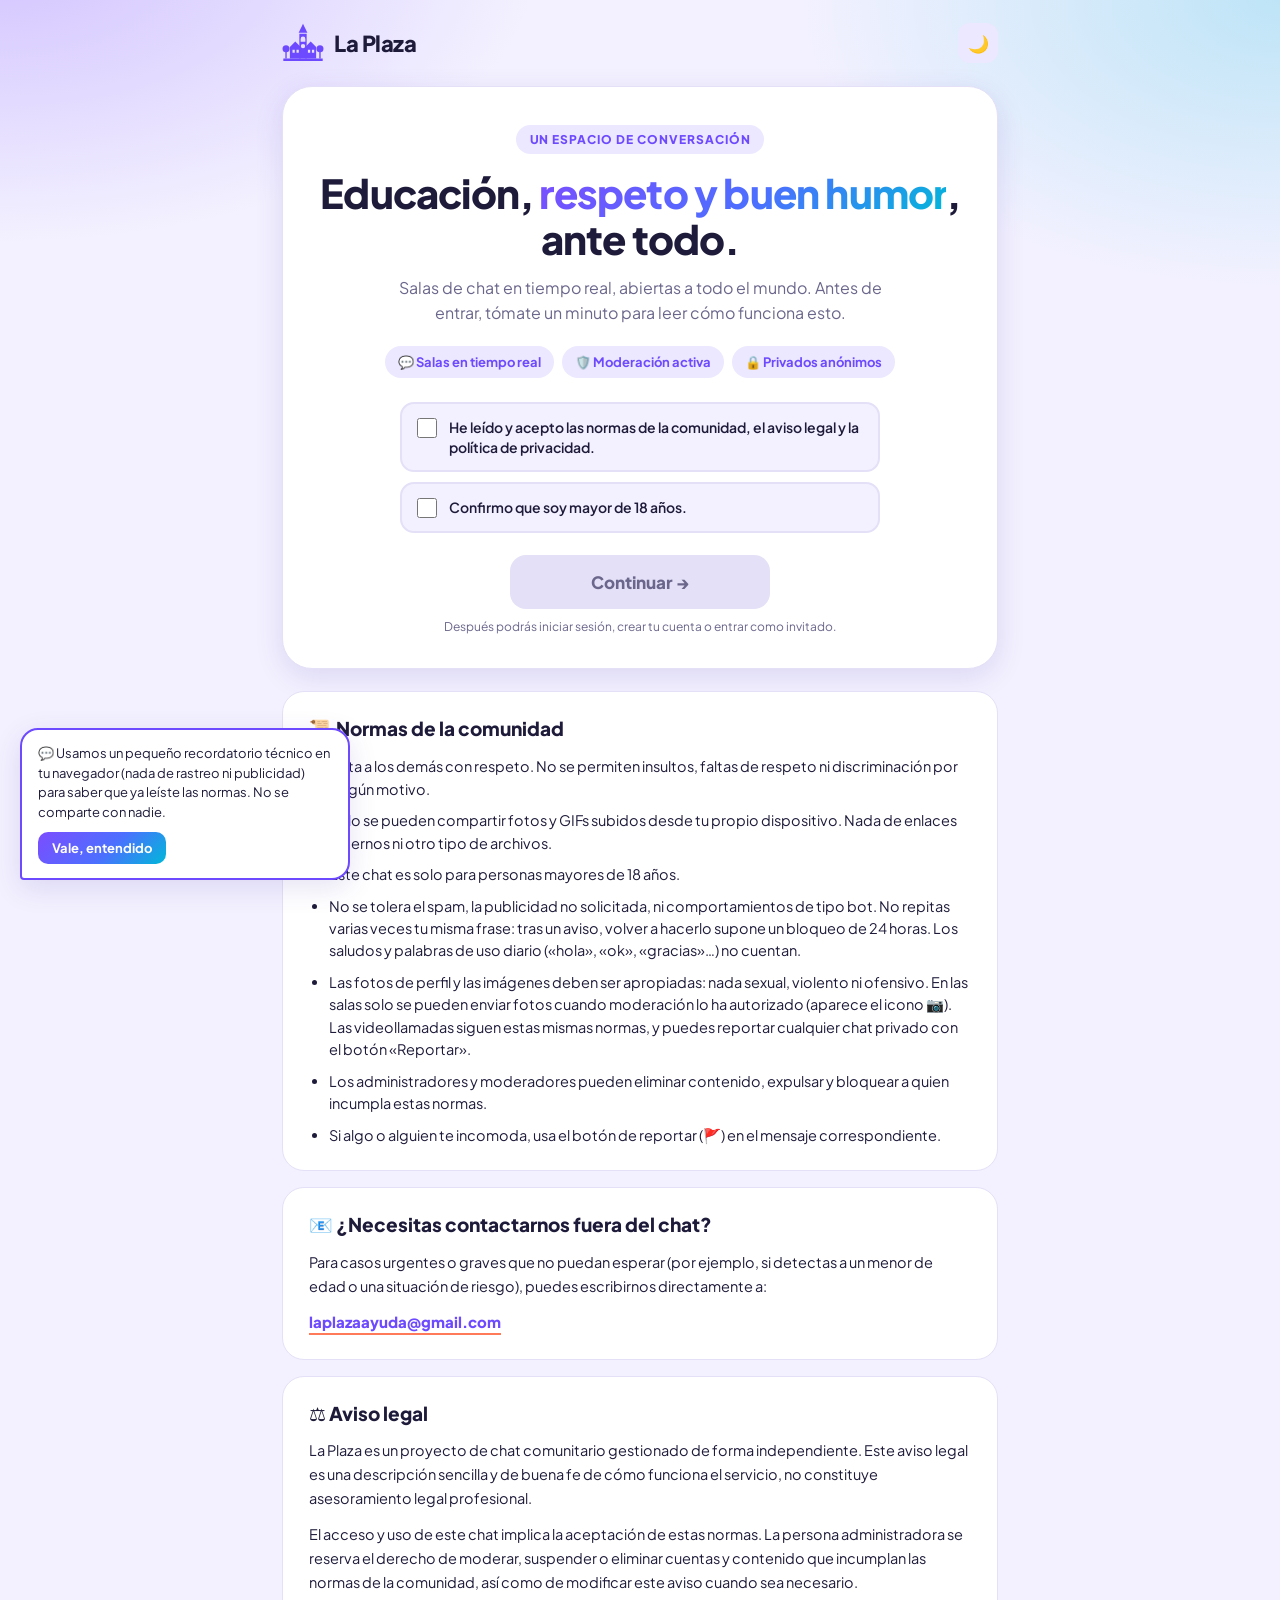
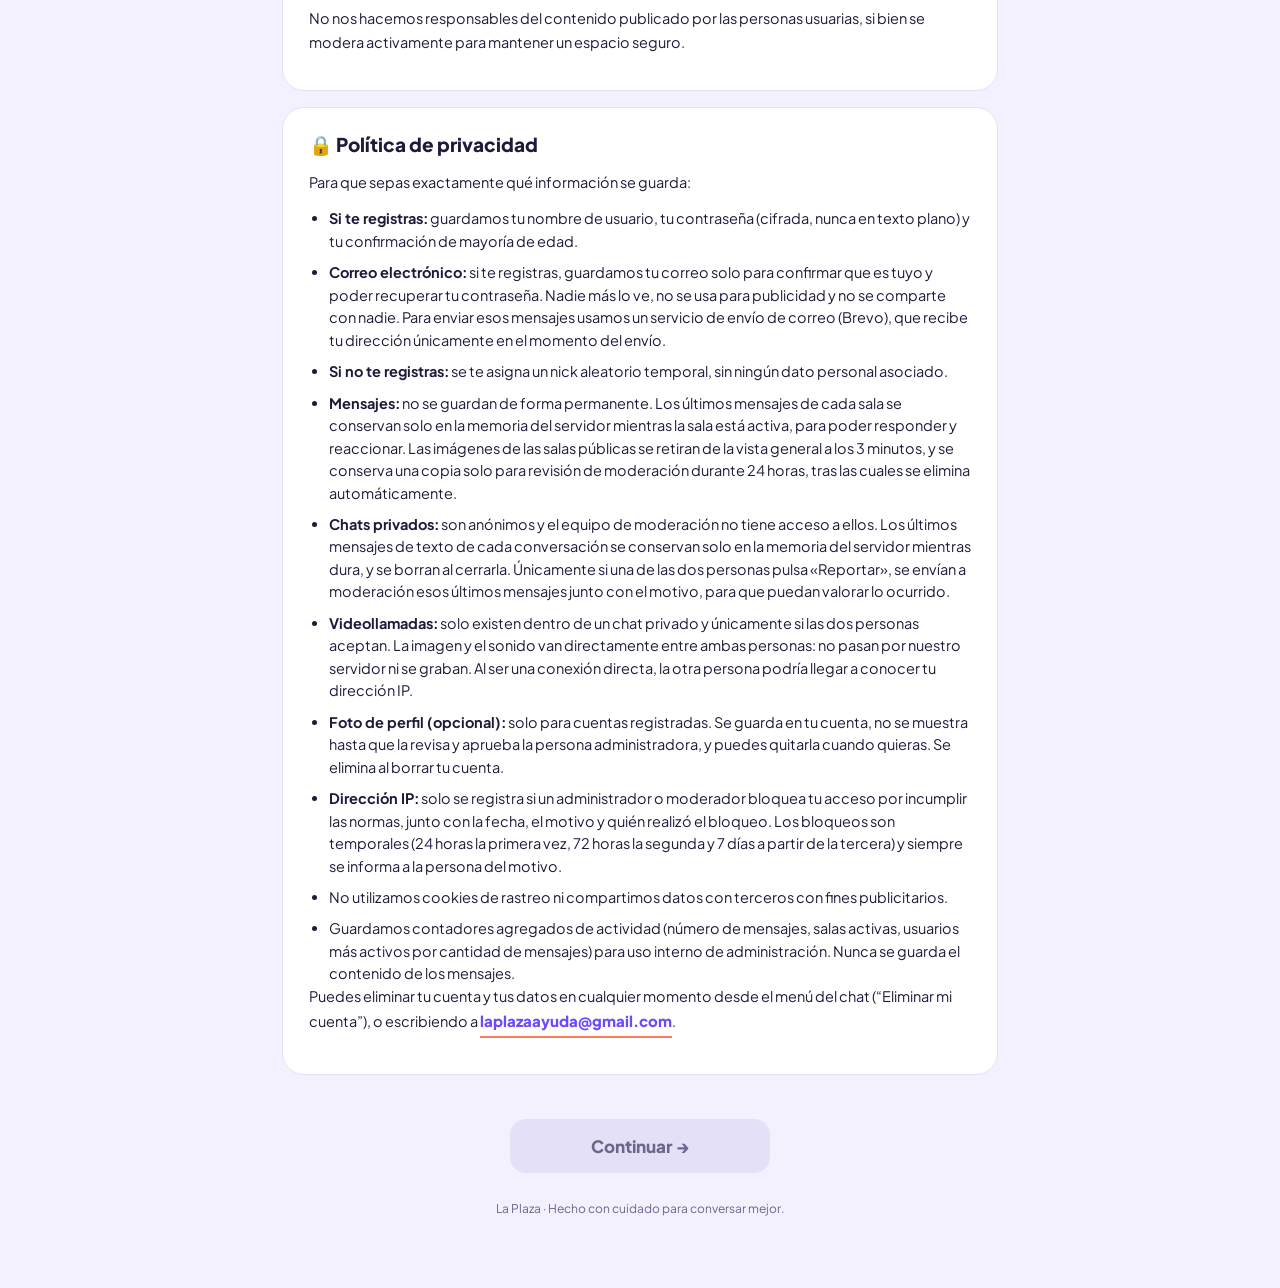
<file: public/index.html>
<!DOCTYPE html>
<html lang="es">
<head>
<meta charset="UTF-8">
<meta name="viewport" content="width=device-width, initial-scale=1.0">
<title>La Plaza · Chat en español sobre educación, respeto y buen humor</title>
<meta name="description" content="La Plaza es un chat en español en tiempo real: salas abiertas, moderación activa y buen ambiente. Regístrate o entra como invitado y participa con respeto y buen humor.">
<meta name="robots" content="index, follow">
<link rel="canonical" href="https://chat-educativo-qgub.onrender.com/">

<link rel="icon" href="/favicon.svg" type="image/svg+xml">
<meta name="theme-color" content="#6D4AFF">

<!-- Open Graph (como se ve al compartir en WhatsApp, Facebook, etc.) -->
<meta property="og:type" content="website">
<meta property="og:site_name" content="La Plaza">
<meta property="og:title" content="La Plaza · Chat en español sobre educación, respeto y buen humor">
<meta property="og:description" content="Salas de chat en tiempo real, con moderación activa. Educación, respeto y buen humor, ante todo.">
<meta property="og:url" content="https://chat-educativo-qgub.onrender.com/">
<meta property="og:image" content="https://chat-educativo-qgub.onrender.com/og-image.png">
<meta property="og:image:width" content="1200">
<meta property="og:image:height" content="630">
<meta property="og:locale" content="es_ES">

<!-- Twitter / X -->
<meta name="twitter:card" content="summary_large_image">
<meta name="twitter:title" content="La Plaza · Chat en español">
<meta name="twitter:description" content="Salas de chat en tiempo real. Educación, respeto y buen humor, ante todo.">
<meta name="twitter:image" content="https://chat-educativo-qgub.onrender.com/og-image.png">

<script type="application/ld+json">
{
  "@context": "https://schema.org",
  "@type": "WebSite",
  "name": "La Plaza",
  "url": "https://chat-educativo-qgub.onrender.com/",
  "description": "Chat en español en tiempo real, con salas abiertas y moderación activa.",
  "inLanguage": "es"
}
</script>

<link rel="stylesheet" href="style.css">
<script>
  if (localStorage.getItem('tema') === 'oscuro') document.documentElement.setAttribute('data-tema', 'oscuro');
</script>
</head>
<body class="landing-body">
  <div class="landing">
    <header class="landing-cabecera">
      <div class="marca">
        <svg class="marca-icono marca-icono-portada" viewBox="0 0 48 48" fill="currentColor" fill-rule="evenodd" aria-hidden="true"><path d="M1.5 41.6h45v3H1.5z"/><path d="M24 2l5 10.2H19z"/><path d="M19.8 13.4h8.4v28.2h-8.4zM24 16.6a2.7 2.7 0 0 0-2.7 2.7v3.4h5.4v-3.4a2.7 2.7 0 0 0-2.7-2.7zM24 25a2.5 2.5 0 1 0 0 5 2.5 2.5 0 0 0 0-5z"/><path d="M9 28.6l6.2-6.2 6.2 6.2v13H9zM12 31.6h2.6v3.4H12zM16.6 31.6h2.6v3.4h-2.6z"/><path d="M26.6 28.6l6.2-6.2 6.2 6.2v13H26.6zM29.6 31.6h2.6v3.4h-2.6zM34.2 31.6h2.6v3.4h-2.6z"/><circle cx="4.6" cy="30.5" r="4"/><path d="M3.8 33h1.6v8.6H3.8z"/><circle cx="43.4" cy="30.5" r="4"/><path d="M42.6 33h1.6v8.6h-1.6z"/></svg>
        <h1>La Plaza</h1>
      </div>
      <button type="button" id="btnTema" class="btn-icono" title="Cambiar tema">🌙</button>
    </header>

    <section class="landing-hero">
      <p class="landing-eyebrow">Un espacio de conversación</p>
      <h2>Educación, <em>respeto y buen humor</em>, ante todo.</h2>
      <p class="landing-subtexto">Salas de chat en tiempo real, abiertas a todo el mundo. Antes de entrar, tómate un minuto para leer cómo funciona esto.</p>
      <div class="landing-chips">
        <span class="chip">💬 Salas en tiempo real</span>
        <span class="chip">🛡️ Moderación activa</span>
        <span class="chip">🔒 Privados anónimos</span>
      </div>
      <label class="landing-checkbox">
        <input type="checkbox" id="aceptoNormas">
        <span>He leído y acepto las normas de la comunidad, el aviso legal y la política de privacidad.</span>
      </label>
      <label class="landing-checkbox">
        <input type="checkbox" id="soyMayor">
        <span>Confirmo que soy mayor de 18 años.</span>
      </label>
      <button type="button" class="landing-btn-entrar btn-entrar-condicional" disabled>Continuar →</button>
      <p class="landing-pista">Después podrás iniciar sesión, crear tu cuenta o entrar como invitado.</p>
    </section>

    <section class="landing-seccion">
      <h3>📜 Normas de la comunidad</h3>
      <ul class="landing-lista">
        <li>Trata a los demás con respeto. No se permiten insultos, faltas de respeto ni discriminación por ningún motivo.</li>
        <li>Solo se pueden compartir fotos y GIFs subidos desde tu propio dispositivo. Nada de enlaces externos ni otro tipo de archivos.</li>
        <li>Este chat es solo para personas mayores de 18 años.</li>
        <li>No se tolera el spam, la publicidad no solicitada, ni comportamientos de tipo bot. No repitas varias veces tu misma frase: tras un aviso, volver a hacerlo supone un bloqueo de 24 horas. Los saludos y palabras de uso diario («hola», «ok», «gracias»…) no cuentan.</li>
        <li>Las fotos de perfil y las imágenes deben ser apropiadas: nada sexual, violento ni ofensivo. En las salas solo se pueden enviar fotos cuando moderación lo ha autorizado (aparece el icono 📷). Las videollamadas siguen estas mismas normas, y puedes reportar cualquier chat privado con el botón «Reportar».</li>
        <li>Los administradores y moderadores pueden eliminar contenido, expulsar y bloquear a quien incumpla estas normas.</li>
        <li>Si algo o alguien te incomoda, usa el botón de reportar (🚩) en el mensaje correspondiente.</li>
      </ul>
    </section>

    <section class="landing-seccion landing-contacto">
      <h3>📧 ¿Necesitas contactarnos fuera del chat?</h3>
      <p>Para casos urgentes o graves que no puedan esperar (por ejemplo, si detectas a un menor de edad o una situación de riesgo), puedes escribirnos directamente a:</p>
      <a href="mailto:laplazaayuda@gmail.com" class="landing-email">laplazaayuda@gmail.com</a>
    </section>

    <section class="landing-seccion">
      <h3>⚖️ Aviso legal</h3>
      <p>La Plaza es un proyecto de chat comunitario gestionado de forma independiente. Este aviso legal es una descripción sencilla y de buena fe de cómo funciona el servicio, no constituye asesoramiento legal profesional.</p>
      <p>El acceso y uso de este chat implica la aceptación de estas normas. La persona administradora se reserva el derecho de moderar, suspender o eliminar cuentas y contenido que incumplan las normas de la comunidad, así como de modificar este aviso cuando sea necesario.</p>
      <p>No nos hacemos responsables del contenido publicado por las personas usuarias, si bien se modera activamente para mantener un espacio seguro.</p>
    </section>

    <section class="landing-seccion">
      <h3>🔒 Política de privacidad</h3>
      <p>Para que sepas exactamente qué información se guarda:</p>
      <ul class="landing-lista">
        <li><strong>Si te registras:</strong> guardamos tu nombre de usuario, tu contraseña (cifrada, nunca en texto plano) y tu confirmación de mayoría de edad.</li>
        <li><strong>Correo electrónico:</strong> si te registras, guardamos tu correo solo para confirmar que es tuyo y poder recuperar tu contraseña. Nadie más lo ve, no se usa para publicidad y no se comparte con nadie. Para enviar esos mensajes usamos un servicio de envío de correo (Brevo), que recibe tu dirección únicamente en el momento del envío.</li>
        <li><strong>Si no te registras:</strong> se te asigna un nick aleatorio temporal, sin ningún dato personal asociado.</li>
        <li><strong>Mensajes:</strong> no se guardan de forma permanente. Los últimos mensajes de cada sala se conservan solo en la memoria del servidor mientras la sala está activa, para poder responder y reaccionar. Las imágenes de las salas públicas se retiran de la vista general a los 3 minutos, y se conserva una copia solo para revisión de moderación durante 24 horas, tras las cuales se elimina automáticamente.</li>
        <li><strong>Chats privados:</strong> son anónimos y el equipo de moderación no tiene acceso a ellos. Los últimos mensajes de texto de cada conversación se conservan solo en la memoria del servidor mientras dura, y se borran al cerrarla. Únicamente si una de las dos personas pulsa «Reportar», se envían a moderación esos últimos mensajes junto con el motivo, para que puedan valorar lo ocurrido.</li>
        <li><strong>Videollamadas:</strong> solo existen dentro de un chat privado y únicamente si las dos personas aceptan. La imagen y el sonido van directamente entre ambas personas: no pasan por nuestro servidor ni se graban. Al ser una conexión directa, la otra persona podría llegar a conocer tu dirección IP.</li>
        <li><strong>Foto de perfil (opcional):</strong> solo para cuentas registradas. Se guarda en tu cuenta, no se muestra hasta que la revisa y aprueba la persona administradora, y puedes quitarla cuando quieras. Se elimina al borrar tu cuenta.</li>
        <li><strong>Dirección IP:</strong> solo se registra si un administrador o moderador bloquea tu acceso por incumplir las normas, junto con la fecha, el motivo y quién realizó el bloqueo. Los bloqueos son temporales (24 horas la primera vez, 72 horas la segunda y 7 días a partir de la tercera) y siempre se informa a la persona del motivo.</li>
        <li>No utilizamos cookies de rastreo ni compartimos datos con terceros con fines publicitarios.</li>
        <li>Guardamos contadores agregados de actividad (número de mensajes, salas activas, usuarios más activos por cantidad de mensajes) para uso interno de administración. Nunca se guarda el contenido de los mensajes.</li>
      </ul>
      <p>Puedes eliminar tu cuenta y tus datos en cualquier momento desde el menú del chat (“Eliminar mi cuenta”), o escribiendo a <a href="mailto:laplazaayuda@gmail.com" class="landing-email">laplazaayuda@gmail.com</a>.</p>
    </section>

    <footer class="landing-footer">
      <button type="button" class="landing-btn-entrar landing-btn-footer btn-entrar-condicional" disabled>Continuar →</button>
      <p class="landing-copy">La Plaza · Hecho con cuidado para conversar mejor.</p>
    </footer>
  </div>

  <div id="bocadilloAviso" class="bocadillo-aviso oculto">
    <p>💬 Usamos un pequeño recordatorio técnico en tu navegador (nada de rastreo ni publicidad) para saber que ya leíste las normas. No se comparte con nadie.</p>
    <button type="button" id="btnCerrarBocadillo">Vale, entendido</button>
  </div>

  <script>
    const casillaNormas = document.getElementById('aceptoNormas');
    const casillaMayor = document.getElementById('soyMayor');

    const btnTema = document.getElementById('btnTema');
    function actualizarIconoTemaLanding() {
      btnTema.textContent = document.documentElement.getAttribute('data-tema') === 'oscuro' ? '☀️' : '🌙';
    }
    actualizarIconoTemaLanding();
    btnTema.addEventListener('click', () => {
      const esOscuroAhora = document.documentElement.getAttribute('data-tema') === 'oscuro';
      if (esOscuroAhora) {
        document.documentElement.removeAttribute('data-tema');
        localStorage.setItem('tema', 'claro');
      } else {
        document.documentElement.setAttribute('data-tema', 'oscuro');
        localStorage.setItem('tema', 'oscuro');
      }
      actualizarIconoTemaLanding();
    });
    const botonesEntrar = document.querySelectorAll('.btn-entrar-condicional');
    function actualizarBotones() {
      const listo = casillaNormas.checked && casillaMayor.checked;
      botonesEntrar.forEach(b => { b.disabled = !listo; });
    }
    casillaNormas.addEventListener('change', actualizarBotones);
    casillaMayor.addEventListener('change', actualizarBotones);
    actualizarBotones();
    botonesEntrar.forEach(b => b.addEventListener('click', () => {
      if (!b.disabled) {
        sessionStorage.setItem('normasAceptadas', '1');
        sessionStorage.setItem('mayorEdad', '1');
        window.location.href = '/chat.html';
      }
    }));

    const bocadillo = document.getElementById('bocadilloAviso');
    if (!localStorage.getItem('avisoStorageVisto')) {
      bocadillo.classList.remove('oculto');
    }
    document.getElementById('btnCerrarBocadillo').addEventListener('click', () => {
      localStorage.setItem('avisoStorageVisto', '1');
      bocadillo.classList.add('oculto');
    });
  </script>
</body>
</html>
</file>
<file: public/style.css>
@import url('https://fonts.googleapis.com/css2?family=Plus+Jakarta+Sans:wght@400;500;600;700;800&display=swap');

/* ================== VARIABLES ================== */
:root {
  --fondo: #F3F1FF;
  --fondo-chat: #F8F7FF;
  --fondo-barra: #FFFFFF;
  --panel: #FFFFFF;
  --tinta: #1E1B3A;
  --tinta-suave: #6B678C;
  --pri: #6D4AFF;
  --pri-claro: #ECE8FF;
  --acento: #FF7A59;
  --borde: #E4E0F7;
  --peligro: #E5484D;
  --ok: #16A34A;
  --degradado: linear-gradient(135deg, #7C4DFF 0%, #4C6FFF 55%, #00B8D9 100%);
  --degradado-calido: linear-gradient(135deg, #FF8A5B, #FF4F8B);
  --sombra: 0 8px 28px rgba(80, 60, 170, 0.14);
}

:root[data-tema="oscuro"] {
  --fondo: #12101F;
  --fondo-chat: #17142B;
  --fondo-barra: #1B1832;
  --panel: #221E3D;
  --tinta: #F1EEFF;
  --tinta-suave: #A29CC9;
  --pri: #A58BFF;
  --pri-claro: #2E2858;
  --borde: #332E57;
  --sombra: 0 8px 28px rgba(0, 0, 0, 0.45);
}

/* ================== BASE ================== */
* { box-sizing: border-box; }
html, body { height: 100%; }
body {
  margin: 0;
  font-family: 'Plus Jakarta Sans', system-ui, -apple-system, 'Segoe UI', sans-serif;
  background: var(--fondo);
  color: var(--tinta);
  overflow: hidden;
  -webkit-font-smoothing: antialiased;
}
button, input, textarea { font-family: inherit; }
.oculto { display: none !important; }

/* Vistas del chat: pantalla de acceso o chat */
body[data-vista="acceso"] .app,
body[data-vista="chat"] .acceso { display: none; }

/* ================== BOTONES ================== */
.btn {
  display: inline-flex;
  align-items: center;
  justify-content: center;
  gap: 8px;
  border: 0;
  border-radius: 14px;
  padding: 14px 22px;
  font-size: 15px;
  font-weight: 700;
  cursor: pointer;
  transition: transform 0.15s, box-shadow 0.15s, filter 0.15s, background 0.15s;
}
.btn:hover { transform: translateY(-1px); }
.btn:active { transform: translateY(0); }
.btn:disabled { opacity: 0.5; cursor: not-allowed; transform: none; }
.btn-ancho { width: 100%; }
.btn-primario {
  background: var(--degradado);
  color: #fff;
  box-shadow: 0 8px 20px rgba(92, 80, 255, 0.35);
}
.btn-primario:hover { filter: brightness(1.08); box-shadow: 0 12px 26px rgba(92, 80, 255, 0.45); }
.btn-fantasma { background: transparent; color: var(--tinta); border: 2px solid var(--borde); }
.btn-fantasma:hover { border-color: var(--pri); color: var(--pri); }

.btn-icono {
  width: 40px;
  height: 40px;
  border: 0;
  border-radius: 12px;
  background: var(--pri-claro);
  color: var(--pri);
  font-size: 17px;
  cursor: pointer;
  display: grid;
  place-items: center;
  transition: background 0.15s, transform 0.15s;
}
.btn-icono:hover { transform: translateY(-1px); }
.enlace {
  background: none;
  border: 0;
  padding: 0;
  color: var(--pri);
  font-weight: 700;
  font-size: inherit;
  cursor: pointer;
  text-decoration: underline;
}

/* ================== MARCA ================== */
.marca { display: flex; align-items: center; gap: 10px; }
.marca-punto {
  width: 12px; height: 12px; border-radius: 50%;
  background: var(--acento);
  box-shadow: 0 0 0 4px rgba(255, 122, 89, 0.25);
}
.marca h1 { font-size: 22px; font-weight: 800; margin: 0; letter-spacing: -0.02em; }

/* ================== PANTALLA DE ACCESO ================== */
.acceso {
  height: 100vh;
  height: 100dvh;
  overflow-y: auto;
  display: flex;
  align-items: center;
  justify-content: center;
  padding: 20px;
  background:
    radial-gradient(900px 520px at 5% -10%, rgba(124, 77, 255, 0.38), transparent 60%),
    radial-gradient(800px 520px at 105% 110%, rgba(0, 184, 217, 0.32), transparent 60%),
    radial-gradient(500px 400px at 100% 0%, rgba(255, 122, 89, 0.18), transparent 60%),
    var(--fondo);
}
.acceso-caja {
  width: 100%;
  max-width: 420px;
  margin: auto;
  background: var(--panel);
  border: 1px solid var(--borde);
  border-radius: 26px;
  padding: 30px 26px 24px;
  box-shadow: var(--sombra);
}
.acceso-logo {
  width: 64px; height: 64px;
  margin: 0 auto 14px;
  border-radius: 20px;
  background: var(--degradado);
  display: grid; place-items: center;
  font-size: 30px;
  box-shadow: 0 10px 24px rgba(92, 80, 255, 0.4);
}
.acceso-caja h2 { text-align: center; font-size: 24px; font-weight: 800; margin: 0 0 6px; letter-spacing: -0.02em; }
.acceso-sub { text-align: center; color: var(--tinta-suave); font-size: 14px; line-height: 1.5; margin: 0 0 20px; }

.segmentado {
  display: grid;
  grid-template-columns: 1fr 1fr;
  gap: 4px;
  background: var(--pri-claro);
  border-radius: 14px;
  padding: 4px;
}
.segmentado button {
  border: 0;
  background: transparent;
  padding: 11px;
  border-radius: 11px;
  font-size: 14px;
  font-weight: 700;
  color: var(--tinta-suave);
  cursor: pointer;
  transition: background 0.15s, color 0.15s;
}
.segmentado button.activo { background: var(--panel); color: var(--pri); box-shadow: 0 2px 8px rgba(80, 60, 170, 0.18); }

.campo { display: flex; flex-direction: column; gap: 6px; margin-top: 14px; }
.campo label { font-size: 13px; font-weight: 700; color: var(--tinta-suave); }
.campo input {
  width: 100%;
  padding: 13px 14px;
  border-radius: 12px;
  border: 2px solid var(--borde);
  background: var(--fondo);
  color: var(--tinta);
  font-size: 16px;
  outline: none;
  transition: border-color 0.15s, box-shadow 0.15s;
}
.campo input:focus { border-color: var(--pri); box-shadow: 0 0 0 4px rgba(109, 74, 255, 0.15); }
.campo-clave { position: relative; }
.campo-clave input { padding-right: 46px; }
.ver-clave {
  position: absolute; right: 6px; top: 50%; transform: translateY(-50%);
  border: 0; background: transparent; font-size: 18px; cursor: pointer; padding: 6px 8px;
}
.ayuda { font-size: 12px; line-height: 1.5; color: var(--tinta-suave); margin: 10px 0 0; }
.aviso-acceso { min-height: 20px; margin: 10px 0 12px; font-size: 13px; font-weight: 700; color: var(--peligro); }
.aviso-recuperar { font-size: 12px; color: var(--tinta-suave); text-align: center; margin: 12px 0 0; }
.separador { display: flex; align-items: center; gap: 12px; margin: 18px 0; color: var(--tinta-suave); font-size: 13px; }
.separador::before, .separador::after { content: ''; flex: 1; height: 1px; background: var(--borde); }
.acceso-pie { text-align: center; font-size: 12px; color: var(--tinta-suave); margin: 16px 0 0; }
.estado-conexion::before {
  content: ''; display: inline-block; width: 8px; height: 8px; border-radius: 50%;
  background: #F59E0B; margin-right: 6px; vertical-align: middle;
}
.estado-conexion.ok::before { background: #22C55E; }

/* ================== CABECERA DEL CHAT ================== */
.app { height: 100vh; height: 100dvh; display: flex; flex-direction: column; position: relative; }
.cabecera {
  position: relative;
  z-index: 30;
  display: flex;
  justify-content: space-between;
  align-items: center;
  gap: 10px;
  padding: 10px 18px;
  padding-top: max(10px, env(safe-area-inset-top));
  background: var(--degradado);
  color: #fff;
  box-shadow: 0 4px 18px rgba(80, 60, 200, 0.3);
}
.cab-izq { display: flex; align-items: center; gap: 10px; }
.marca-icono { width: 30px; height: 30px; flex-shrink: 0; }
.cabecera .marca-icono { color: #fff; filter: drop-shadow(0 2px 4px rgba(0, 0, 0, 0.18)); }
.cabecera-derecha { display: flex; align-items: center; gap: 8px; }
.cabecera .btn-icono { background: rgba(255, 255, 255, 0.2); color: #fff; }
.cabecera .btn-icono:hover { background: rgba(255, 255, 255, 0.32); }
.btn-menu-movil { display: none !important; }

.estado {
  display: flex; align-items: center; gap: 8px;
  background: rgba(255, 255, 255, 0.2);
  padding: 8px 14px;
  border-radius: 999px;
  font-size: 13px;
  font-weight: 700;
  white-space: nowrap;
}
.estado-punto { width: 9px; height: 9px; border-radius: 50%; background: #7CFFB2; animation: latido 2s infinite; }
@keyframes latido {
  0%, 100% { box-shadow: 0 0 0 0 rgba(124, 255, 178, 0.6); }
  50% { box-shadow: 0 0 0 6px rgba(124, 255, 178, 0); }
}

.usuario-envoltorio { position: relative; }
.chip-usuario {
  display: flex; align-items: center; gap: 8px;
  background: rgba(255, 255, 255, 0.2);
  border: 0; color: #fff;
  padding: 4px 12px 4px 4px;
  border-radius: 999px;
  font-weight: 700; font-size: 14px;
  cursor: pointer;
}
.chip-usuario:hover { background: rgba(255, 255, 255, 0.32); }
.chip-nick { max-width: 120px; overflow: hidden; text-overflow: ellipsis; white-space: nowrap; }
.chip-flecha { font-size: 11px; opacity: 0.8; }
.avatar {
  width: 32px; height: 32px; border-radius: 50%;
  display: grid; place-items: center;
  color: #fff; font-weight: 800; font-size: 14px;
  flex-shrink: 0;
  background: var(--pri);
}
.avatar-grande { width: 44px; height: 44px; font-size: 18px; }

.menu-usuario {
  position: absolute; top: calc(100% + 10px); right: 0;
  width: 270px;
  background: var(--panel); color: var(--tinta);
  border: 1px solid var(--borde);
  border-radius: 18px;
  box-shadow: var(--sombra);
  padding: 8px;
  z-index: 50;
}
.menu-cab { display: flex; align-items: center; gap: 12px; padding: 10px 10px 12px; border-bottom: 1px solid var(--borde); margin-bottom: 6px; }
.menu-cab strong { display: block; font-size: 15px; word-break: break-all; }
.etiqueta-rol { font-size: 12px; font-weight: 800; color: var(--acento); }
#textoConectadoComo { font-size: 12px; color: var(--tinta-suave); margin: 2px 0 0; }
.menu-item {
  display: flex; align-items: center; gap: 10px;
  width: 100%;
  border: 0; background: transparent;
  padding: 11px 12px;
  border-radius: 11px;
  font-size: 14px; font-weight: 600;
  color: var(--tinta);
  text-align: left;
  cursor: pointer;
}
.menu-item:hover { background: var(--pri-claro); }
.menu-item-peligro { color: var(--peligro); }
.solo-staff { display: none !important; }
body.es-staff .solo-staff { display: flex !important; }

/* ================== CUERPO DEL CHAT ================== */
.cuerpo { flex: 1; display: flex; gap: 14px; padding: 14px; min-height: 0; }

.barra-salas, .barra-conectados {
  flex-shrink: 0;
  background: var(--fondo-barra);
  border: 1px solid var(--borde);
  border-radius: 20px;
  box-shadow: var(--sombra);
  padding: 14px;
  display: flex;
  flex-direction: column;
  gap: 10px;
  overflow-y: auto;
  overflow-x: hidden;
}
.barra-salas { width: 260px; }
.barra-conectados { width: 220px; }

.barra-salas-cab { display: flex; justify-content: space-between; align-items: center; cursor: pointer; user-select: none; }
.barra-salas-cab p, .conectados-cab p {
  font-size: 12px; font-weight: 800; color: var(--tinta-suave);
  margin: 0; text-transform: uppercase; letter-spacing: 0.06em;
}
.flecha-desplegable { font-size: 12px; color: var(--tinta-suave); }
.conectados-cab { display: flex; justify-content: space-between; align-items: center; }
.badge-contador { background: var(--degradado); color: #fff; font-size: 12px; font-weight: 800; border-radius: 999px; padding: 3px 10px; }

.lista-salas { display: flex; flex-direction: column; gap: 8px; }
.lista-salas.plegada, .lista-usuarios-admin.plegada { display: none; }
.item-sala {
  --c: var(--pri);
  display: flex; align-items: center; gap: 8px;
  background: var(--panel);
  border: 1px solid var(--borde);
  border-left: 5px solid var(--c);
  border-radius: 14px;
  padding: 9px 10px;
  font-size: 14px; font-weight: 600;
}
.item-sala > span { flex: 1; min-width: 0; overflow: hidden; text-overflow: ellipsis; white-space: nowrap; }
.item-sala.activa { background: var(--pri-claro); border-color: var(--c); }
.item-sala small { color: var(--tinta-suave); font-weight: 500; }
.item-sala button {
  border: 0; background: var(--degradado); color: #fff;
  border-radius: 10px; padding: 7px 12px;
  font-size: 12px; font-weight: 700; cursor: pointer;
}
.item-sala button:hover { filter: brightness(1.1); }
.item-sala .btn-borrar-sala { background: transparent; color: var(--tinta-suave); padding: 6px; }
.item-sala .btn-borrar-sala:hover { color: var(--peligro); }

.form-crear-sala { display: flex; gap: 8px; width: 100%; }
.form-crear-sala input {
  flex: 1; min-width: 0;
  padding: 11px 12px;
  border-radius: 12px;
  border: 2px solid var(--borde);
  background: var(--fondo);
  color: var(--tinta);
  font-size: 16px;
  outline: none;
}
.form-crear-sala input:focus { border-color: var(--pri); }
.form-crear-sala button {
  flex-shrink: 0; border: 0;
  background: var(--degradado-calido); color: #fff;
  border-radius: 12px; padding: 0 16px;
  font-size: 20px; font-weight: 800; cursor: pointer;
  box-shadow: 0 6px 14px rgba(255, 90, 120, 0.35);
}

/* Lista de conectados */
.lista-conectados { display: flex; flex-direction: column; gap: 6px; }
.item-conectado {
  display: flex; align-items: center; gap: 8px;
  background: var(--panel);
  border: 1px solid var(--borde);
  border-radius: 12px;
  padding: 8px 10px;
  font-size: 14px; font-weight: 600;
  cursor: pointer;
}
.item-conectado:hover { border-color: var(--pri); background: var(--pri-claro); }
.punto-conexion { width: 9px; height: 9px; border-radius: 50%; flex-shrink: 0; }
.punto-conexion.online { background: #22C55E; }
.punto-conexion.offline { background: var(--peligro); }

/* ================== ZONA DE MENSAJES ================== */
.zona-chat {
  flex: 1; min-width: 0;
  display: flex; flex-direction: column;
  background: var(--panel);
  border: 1px solid var(--borde);
  border-radius: 20px;
  box-shadow: var(--sombra);
  overflow: hidden;
}
.pestañas {
  display: flex; gap: 8px;
  padding: 12px 16px;
  overflow-x: auto;
  border-bottom: 1px solid var(--borde);
  flex-shrink: 0;
}
.pestañas:empty { display: none; }
.pestaña {
  --c: var(--pri);
  border: 2px solid var(--c);
  background: transparent;
  color: var(--c);
  border-radius: 999px;
  padding: 7px 15px;
  font-size: 13px; font-weight: 700;
  white-space: nowrap;
  cursor: pointer;
  transition: transform 0.15s;
}
.pestaña:hover { transform: translateY(-1px); }
.pestaña.activa { background: var(--c); color: #fff; box-shadow: 0 6px 14px rgba(0, 0, 0, 0.18); }

.chat {
  flex: 1;
  overflow-y: auto;
  padding: 18px 20px;
  display: flex; flex-direction: column; gap: 10px;
  background: var(--fondo-chat);
}
.chat:empty { align-items: center; justify-content: center; }
.chat:empty::before {
  content: '👋 Elige una sala o crea la tuya para empezar a conversar';
  max-width: 280px; text-align: center;
  color: var(--tinta-suave); font-size: 15px; font-weight: 600; line-height: 1.5;
}

.mensaje {
  position: relative;
  max-width: 72%;
  padding: 10px 14px;
  border-radius: 18px 18px 18px 6px;
  background: var(--panel);
  border: 1px solid var(--borde);
  align-self: flex-start;
  box-shadow: 0 2px 6px rgba(80, 60, 170, 0.06);
}
.mensaje.propio {
  align-self: flex-end;
  border-radius: 18px 18px 6px 18px;
  background: var(--degradado);
  border-color: transparent;
  color: #fff;
  box-shadow: 0 6px 16px rgba(92, 80, 255, 0.3);
}
.mensaje .nick { font-weight: 800; font-size: 13px; margin-bottom: 3px; }
.mensaje.propio .nick { color: rgba(255, 255, 255, 0.92) !important; }
.mensaje .texto { font-size: 15px; line-height: 1.45; word-wrap: break-word; overflow-wrap: anywhere; }
.mensaje .hora { font-size: 11px; color: var(--tinta-suave); margin-top: 4px; }
.mensaje.propio .hora { color: rgba(255, 255, 255, 0.75); }
.mensaje.propio .imagen-eliminada { color: rgba(255, 255, 255, 0.8); }
.mensaje img.imagen-chat { max-width: 240px; max-height: 240px; border-radius: 12px; display: block; margin-top: 4px; }
.imagen-eliminada { font-size: 12px; color: var(--tinta-suave); font-style: italic; margin: 4px 0 0; }
.mensaje-silenciado { opacity: 0.7; }

.btn-reportar {
  position: absolute; top: 6px; right: 8px;
  background: transparent; border: 0;
  font-size: 12px; opacity: 0.35; cursor: pointer;
}
.btn-reportar:hover { opacity: 1; }
.btn-eliminar-msg { right: 30px; }

.sistema {
  align-self: center;
  font-size: 12px; font-weight: 600;
  color: var(--tinta-suave);
  background: var(--pri-claro);
  padding: 4px 12px;
  border-radius: 999px;
}

.mencion { background: var(--pri-claro); color: var(--pri); font-weight: 800; padding: 1px 6px; border-radius: 6px; }
.mensaje.propio .mencion { background: rgba(255, 255, 255, 0.25); color: #fff; }
.mencion-propia { background: var(--acento) !important; color: #fff !important; }

.escribiendo-aviso {
  min-height: 22px;
  padding: 4px 20px 0;
  margin: 0;
  font-size: 12px; font-weight: 600; font-style: italic;
  color: var(--pri);
  background: var(--panel);
}
.escribiendo-aviso:not(:empty)::before { content: '✏️ '; }

.bocadillo-escribiendo {
  display: inline-flex; align-items: center; gap: 2px;
  margin-left: 6px; padding: 4px 8px;
  background: var(--pri-claro); border-radius: 10px;
}
.bocadillo-escribiendo span { width: 4px; height: 4px; border-radius: 50%; background: var(--pri); animation: parpadeoPunto 1.2s infinite ease-in-out; }
.bocadillo-escribiendo span:nth-child(2) { animation-delay: 0.2s; }
.bocadillo-escribiendo span:nth-child(3) { animation-delay: 0.4s; }
@keyframes parpadeoPunto {
  0%, 60%, 100% { opacity: 0.25; transform: translateY(0); }
  30% { opacity: 1; transform: translateY(-2px); }
}

/* ================== COMPOSITOR ================== */
.compositor-envoltorio { position: relative; background: var(--panel); }
.compositor {
  display: flex; align-items: center; gap: 8px;
  padding: 10px 14px 14px;
  padding-bottom: max(14px, env(safe-area-inset-bottom));
}
.compositor input[type="text"] {
  flex: 1; min-width: 0;
  padding: 13px 18px;
  border-radius: 999px;
  border: 2px solid var(--borde);
  background: var(--fondo);
  color: var(--tinta);
  font-size: 16px;
  outline: none;
  transition: border-color 0.15s, box-shadow 0.15s;
}
.compositor input[type="text"]:focus { border-color: var(--pri); box-shadow: 0 0 0 4px rgba(109, 74, 255, 0.15); }
.btn-camara {
  flex-shrink: 0;
  width: 46px; height: 46px;
  border: 0; border-radius: 50%;
  background: var(--pri-claro);
  font-size: 21px; line-height: 1;
  cursor: pointer;
  display: grid; place-items: center;
  transition: transform 0.15s, background 0.15s;
}
.btn-camara:hover { transform: scale(1.08); background: var(--borde); }
.btn-enviar {
  flex-shrink: 0;
  border: 0; border-radius: 999px;
  padding: 0 22px; height: 46px;
  background: var(--degradado); color: #fff;
  font-size: 15px; font-weight: 800;
  cursor: pointer;
  box-shadow: 0 8px 18px rgba(92, 80, 255, 0.38);
  transition: transform 0.15s, filter 0.15s;
}
.btn-enviar:hover { transform: translateY(-1px); filter: brightness(1.08); }

.panel-emoji {
  position: absolute; bottom: 100%; left: 14px; margin-bottom: 8px;
  width: min(380px, calc(100vw - 28px));
  background: var(--panel);
  border: 1px solid var(--borde);
  border-radius: 16px;
  box-shadow: var(--sombra);
  z-index: 40;
  display: flex; flex-direction: column;
  overflow: hidden;
}
.emoji-tabs { display: flex; gap: 2px; padding: 6px; overflow-x: auto; border-bottom: 1px solid var(--borde); flex-shrink: 0; }
.emoji-tab { flex-shrink: 0; border: 0; background: transparent; font-size: 20px; padding: 6px 9px; border-radius: 10px; cursor: pointer; opacity: 0.65; }
.emoji-tab:hover { opacity: 1; background: var(--pri-claro); }
.emoji-tab.activa { opacity: 1; background: var(--pri-claro); box-shadow: inset 0 -3px 0 var(--pri); }
.emoji-rejilla { display: grid; grid-template-columns: repeat(8, 1fr); gap: 2px; padding: 8px; max-height: 240px; overflow-y: auto; }
.emoji-vacio { grid-column: 1 / -1; margin: 18px 6px; text-align: center; font-size: 13px; color: var(--tinta-suave); }
.emoji-item { border: 0; background: transparent; font-size: 24px; line-height: 1.1; padding: 6px 0; border-radius: 10px; cursor: pointer; }
.emoji-item:hover { background: var(--pri-claro); }

/* ================== CHATS PRIVADOS (pestaña arriba + conversación en el centro) ================== */
.pestaña { flex-shrink: 0; position: relative; }
.pestaña-privada { border-style: dashed; }
.pestaña-privada.activa { border-style: solid; }
.pestaña.con-nuevo { animation: pulso-privado 1.4s ease-in-out infinite; }
@keyframes pulso-privado { 50% { box-shadow: 0 0 0 4px rgba(15, 163, 177, 0.28); } }
.pestaña-aviso {
  display: inline-block; margin-left: 6px; min-width: 18px; padding: 1px 5px;
  border-radius: 999px; background: var(--peligro, #e5484d); color: #fff;
  font-size: 11px; line-height: 16px; text-align: center;
}
.barra-privado {
  display: flex; align-items: center; justify-content: space-between; gap: 8px; flex-wrap: wrap;
  padding: 8px 16px; border-bottom: 1px solid var(--borde);
  background: var(--pri-claro); flex-shrink: 0;
}
.barra-privado-titulo { font-size: 13px; font-weight: 800; color: var(--tinta); min-width: 0; overflow-wrap: anywhere; }
.barra-privado-botones { display: flex; gap: 6px; flex-wrap: wrap; }
.btn-barra-privado {
  border: 1px solid var(--borde); background: var(--panel); color: var(--tinta);
  border-radius: 999px; padding: 6px 12px; font-size: 12px; font-weight: 700; cursor: pointer; white-space: nowrap;
}
.btn-barra-privado:hover { filter: brightness(0.96); }
.btn-barra-cerrar:hover { color: var(--peligro, #e5484d); }
.item-sala .btn-fijar-sala { background: transparent; color: var(--tinta-suave); padding: 6px; opacity: 0.55; }
.item-sala .btn-fijar-sala.fijada { opacity: 1; }
.item-sala .btn-fijar-sala:hover { opacity: 1; }
.aviso-silenciado { font-size: 12px; color: var(--tinta-suave); text-align: center; padding: 20px 10px; font-style: italic; }

/* ================== PANEL DE MODERACIÓN (modal) ================== */
.panel-admin { display: flex; flex-direction: column; gap: 12px; padding: 8px 0; }
.panel-admin-subtitulo { font-size: 12px; font-weight: 700; color: var(--tinta-suave); margin: 0 0 6px; }
.panel-admin input {
  width: 100%; padding: 10px 12px;
  border-radius: 10px; border: 2px solid var(--borde);
  background: var(--fondo); color: var(--tinta); font-size: 14px; outline: none;
}
.panel-admin input:focus { border-color: var(--pri); }
.panel-admin button {
  border: 0; background: var(--degradado); color: #fff;
  border-radius: 10px; padding: 10px 14px;
  font-size: 13px; font-weight: 700; cursor: pointer;
}
.form-reset-pass { display: flex; flex-direction: column; gap: 8px; }
.form-reset-pass .form-crear-sala { flex-direction: column; }
.panel-admin .barra-salas-cab { padding: 8px 0 0; border-top: 1px solid var(--borde); }
.lista-usuarios-admin { display: flex; flex-direction: column; gap: 6px; max-height: 200px; overflow-y: auto; }
.fila-usuario-admin {
  display: flex; justify-content: space-between; align-items: center; gap: 8px;
  font-size: 13px; font-weight: 600;
  background: var(--panel); border: 1px solid var(--borde);
  border-radius: 10px; padding: 7px 10px;
}
.fila-usuario-admin button { background: #8B5CF6; padding: 5px 10px; font-size: 11px; border-radius: 8px; }
.panel-admin .btn-banear { background: #B3261E; }
.fila-baneado {
  display: flex; flex-direction: column; gap: 3px;
  font-size: 12px;
  background: var(--panel); border: 1px solid var(--borde);
  border-radius: 10px; padding: 8px 10px;
}
.fila-baneado .detalle-baneo { color: var(--tinta-suave); }
.panel-admin .fila-baneado button { align-self: flex-start; margin-top: 4px; padding: 5px 10px; font-size: 11px; border-radius: 8px; }
.mensaje-apelacion { font-size: 12px; background: var(--pri-claro); border-radius: 8px; padding: 6px 9px; margin: 4px 0 0; }
.mensaje-apelacion span { color: var(--tinta-suave); }
.stat-linea { font-size: 13px; margin: 0 0 4px; }
.stat-linea strong { color: var(--pri); }

/* ================== MODALES ================== */
.modal-fondo {
  position: fixed; inset: 0;
  background: rgba(20, 12, 60, 0.6);
  backdrop-filter: blur(3px);
  display: flex; align-items: center; justify-content: center;
  z-index: 100; padding: 20px;
}
.modal-caja {
  background: var(--fondo);
  border-radius: 24px;
  max-width: 580px; width: 100%;
  max-height: 86vh; max-height: 86dvh;
  display: flex; flex-direction: column;
  overflow: hidden;
  box-shadow: 0 20px 60px rgba(0, 0, 0, 0.35);
}
.modal-cab { display: flex; justify-content: space-between; align-items: center; padding: 16px 22px; background: var(--degradado); color: #fff; flex-shrink: 0; }
.modal-cab h2 { font-size: 19px; font-weight: 800; margin: 0; }
.modal-cerrar { border: 0; background: rgba(255, 255, 255, 0.22); color: #fff; border-radius: 10px; width: 34px; height: 34px; font-size: 15px; cursor: pointer; }
.modal-cuerpo { overflow-y: auto; padding: 6px 22px 14px; }
.modal-cuerpo .landing-seccion { background: transparent; border: 0; border-bottom: 1px solid var(--borde); border-radius: 0; box-shadow: none; padding: 18px 0; margin: 0; }
.modal-cuerpo .landing-seccion h3 { font-size: 16px; }

/* ================== PANTALLA DE USUARIO BLOQUEADO ================== */
.pantalla-baneado { min-height: 100vh; display: flex; align-items: center; justify-content: center; background: var(--fondo); padding: 20px; }
.pantalla-baneado-caja { max-width: 440px; width: 100%; background: var(--panel); border: 1px solid var(--borde); border-radius: 24px; padding: 30px; text-align: center; box-shadow: var(--sombra); }
.pantalla-baneado-caja h2 { font-size: 22px; font-weight: 800; margin: 0 0 12px; }
.pantalla-baneado-caja p { font-size: 14px; color: var(--tinta-suave); line-height: 1.5; margin: 0 0 16px; }
.pantalla-baneado-caja textarea {
  width: 100%; min-height: 96px; padding: 12px;
  border-radius: 12px; border: 2px solid var(--borde);
  background: var(--fondo); color: var(--tinta);
  font-size: 16px; resize: vertical; margin-bottom: 12px;
}
.pantalla-baneado-caja button { width: 100%; border: 0; background: var(--degradado); color: #fff; border-radius: 14px; padding: 14px; font-size: 15px; font-weight: 700; cursor: pointer; }
.pantalla-baneado-caja button:disabled { opacity: 0.5; cursor: not-allowed; }
.aviso-apelacion { font-size: 13px; margin: 10px 0 0; }

/* ================== LANDING ================== */
.landing-body {
  height: auto; min-height: 100%;
  overflow: auto;
  background:
    radial-gradient(900px 480px at 0% -5%, rgba(124, 77, 255, 0.28), transparent 60%),
    radial-gradient(800px 480px at 100% 0%, rgba(0, 184, 217, 0.22), transparent 60%),
    var(--fondo);
  background-attachment: fixed;
}
.landing { max-width: 760px; margin: 0 auto; padding: 0 22px 60px; }
.landing-cabecera { display: flex; justify-content: space-between; align-items: center; padding: 22px 0 8px; }
.landing-hero {
  text-align: center;
  padding: 38px 24px 34px;
  margin: 14px 0 22px;
  background: var(--panel);
  border: 1px solid var(--borde);
  border-radius: 30px;
  box-shadow: var(--sombra);
}
.landing-eyebrow {
  display: inline-block;
  background: var(--pri-claro); color: var(--pri);
  font-size: 12px; font-weight: 800; letter-spacing: 0.08em; text-transform: uppercase;
  padding: 7px 14px; border-radius: 999px; margin: 0 0 16px;
}
.landing-hero h2 { font-size: clamp(27px, 5.5vw, 40px); font-weight: 800; line-height: 1.15; letter-spacing: -0.02em; margin: 0 0 14px; }
.landing-hero h2 em { font-style: normal; background: var(--degradado); -webkit-background-clip: text; background-clip: text; color: transparent; }
.landing-subtexto { color: var(--tinta-suave); font-size: 16px; line-height: 1.55; max-width: 500px; margin: 0 auto 20px; }
.landing-chips { display: flex; flex-wrap: wrap; gap: 8px; justify-content: center; margin: 0 0 24px; }
.chip { background: var(--pri-claro); color: var(--pri); font-weight: 700; font-size: 13px; padding: 8px 13px; border-radius: 999px; }

.landing-checkbox {
  display: flex; align-items: flex-start; gap: 12px; text-align: left;
  max-width: 480px; margin: 0 auto 10px;
  background: var(--fondo);
  border: 2px solid var(--borde);
  border-radius: 14px;
  padding: 13px 15px;
  font-size: 14px; line-height: 1.45; font-weight: 600;
  cursor: pointer;
  transition: border-color 0.15s, background 0.15s;
}
.landing-checkbox:has(input:checked) { border-color: var(--pri); background: var(--pri-claro); }
.landing-checkbox input { width: 20px; height: 20px; flex-shrink: 0; margin: 1px 0 0; accent-color: var(--pri); cursor: pointer; }
.landing-checkbox a, .landing-checkbox .enlace { font-size: inherit; }

.landing-btn-entrar {
  display: inline-flex; align-items: center; justify-content: center;
  margin-top: 12px;
  min-width: 260px;
  background: var(--degradado); color: #fff;
  font-size: 17px; font-weight: 800;
  padding: 16px 32px; border-radius: 16px;
  border: 0; cursor: pointer;
  box-shadow: 0 10px 26px rgba(92, 80, 255, 0.4);
  transition: transform 0.15s, filter 0.15s, box-shadow 0.15s;
}
.landing-btn-entrar:hover:not(:disabled) { transform: translateY(-2px); filter: brightness(1.08); }
.landing-btn-entrar:disabled { background: var(--borde); color: var(--tinta-suave); box-shadow: none; cursor: not-allowed; }
.landing-pista { font-size: 12px; color: var(--tinta-suave); margin: 10px 0 0; }

.landing-seccion { background: var(--panel); border: 1px solid var(--borde); border-radius: 22px; padding: 24px 26px; margin-bottom: 16px; }
.landing-seccion h3 { font-size: 19px; font-weight: 800; margin: 0 0 14px; }
.landing-seccion p { font-size: 14.5px; line-height: 1.65; margin: 0 0 12px; }
.landing-lista { margin: 0; padding-left: 20px; display: flex; flex-direction: column; gap: 9px; }
.landing-lista li { font-size: 14.5px; line-height: 1.55; }
.landing-email { display: inline-block; color: var(--pri); font-weight: 800; font-size: 15px; text-decoration: none; border-bottom: 2px solid var(--acento); padding-bottom: 2px; }
.landing-footer { text-align: center; padding: 28px 0 0; }
.landing-btn-footer { margin-bottom: 16px; margin-top: 0; }
.landing-copy { font-size: 12px; color: var(--tinta-suave); }

.bocadillo-aviso {
  position: fixed; left: 20px; bottom: 20px; max-width: 330px;
  background: var(--panel);
  border: 2px solid var(--pri);
  border-radius: 18px 18px 18px 4px;
  padding: 14px 16px;
  box-shadow: var(--sombra);
  z-index: 90;
}
.bocadillo-aviso p { margin: 0 0 10px; font-size: 13px; line-height: 1.5; }
.bocadillo-aviso button { border: 0; background: var(--degradado); color: #fff; border-radius: 10px; padding: 8px 14px; font-size: 13px; font-weight: 700; cursor: pointer; }

/* ================== RESPONSIVE ================== */
.velo { display: none; }

@media (max-width: 1000px) and (min-width: 861px) {
  .barra-salas { width: 220px; }
  .barra-conectados { width: 180px; }
}

@media (max-width: 860px) {
  .cuerpo { padding: 0; gap: 0; }
  .zona-chat { border-radius: 0; border: 0; box-shadow: none; }
  .btn-menu-movil { display: grid !important; }

  /* Paneles laterales: se deslizan como cajón */
  .barra-salas, .barra-conectados {
    position: fixed; top: 0; bottom: 0;
    width: min(86vw, 320px);
    border-radius: 0;
    z-index: 70;
    padding-top: max(14px, env(safe-area-inset-top));
    transition: transform 0.25s ease;
  }
  .barra-salas { left: 0; transform: translateX(-105%); }
  .barra-conectados { right: 0; transform: translateX(105%); }
  body.drawer-salas .barra-salas, body.drawer-gente .barra-conectados { transform: none; }
  body.drawer-salas .velo, body.drawer-gente .velo { display: block; position: fixed; inset: 0; background: rgba(20, 12, 60, 0.5); z-index: 65; }

  .cabecera { padding-left: 12px; padding-right: 12px; }
  .marca h1 { font-size: 19px; }
  .chat { padding: 14px 12px; }
  .mensaje { max-width: 88%; }
  .mensaje img.imagen-chat { max-width: 100%; }
  .pestañas { padding: 10px 12px; }
  .escribiendo-aviso { padding-left: 14px; }
  .compositor { padding-left: 10px; padding-right: 10px; gap: 6px; }
  .btn-camara { width: 42px; height: 42px; font-size: 19px; }
  .btn-enviar { height: 42px; padding: 0 16px; }
  .panel-emoji { left: 8px; right: 8px; width: auto; }
  .emoji-rejilla { grid-template-columns: repeat(7, 1fr); max-height: min(240px, 34vh); }

  .barra-privado { padding: 8px 12px; }
  .btn-barra-privado { flex: 1; padding: 9px 12px; }
}

@media (max-width: 600px) {
  .landing { padding: 0 14px 40px; }
  .landing-hero { padding: 28px 16px 26px; border-radius: 24px; }
  .landing-subtexto { font-size: 14.5px; }
  .landing-btn-entrar { width: 100%; min-width: 0; }
  .landing-seccion { padding: 20px 18px; }
  .bocadillo-aviso { left: 12px; right: 12px; max-width: none; bottom: 12px; }
}

@media (max-width: 520px) {
  .chip-nick, .chip-flecha { display: none; }
  .chip-usuario { padding: 4px; }
  .estado { padding: 7px 10px; font-size: 12px; }
  .cabecera-derecha { gap: 6px; }
  .btn-icono { width: 38px; height: 38px; }
  .menu-usuario { position: fixed; top: 64px; right: 10px; left: 10px; width: auto; }
  .acceso-caja { padding: 26px 20px 20px; border-radius: 22px; }
}


/* ================== CORREO, AVISOS Y EXTRAS ================== */
.aviso-acceso.ok { color: var(--ok); }
.solo-registrado { display: none !important; }
body.es-registrado.correo-activo .solo-registrado { display: flex !important; }
.modal-estrecho { max-width: 440px; }
.modal-estrecho .modal-cuerpo { padding-bottom: 20px; }
.toast {
  position: fixed; left: 50%; bottom: 96px; transform: translateX(-50%);
  max-width: min(440px, calc(100vw - 24px));
  background: var(--degradado); color: #fff;
  padding: 12px 18px; border-radius: 14px;
  font-size: 14px; font-weight: 600; line-height: 1.4; text-align: center;
  box-shadow: var(--sombra);
  z-index: 120;
}
a.btn { text-decoration: none; }

/* ================== AJUSTES DE PANTALLA (móvil, tablet, horizontal) ================== */
.marca h1 { white-space: nowrap; }
.marca { flex-shrink: 0; }
#totalConectados[data-num]::after { content: ' en línea'; }
.cerrar-drawer { display: none; }

@media (max-width: 860px) {
  .cerrar-drawer {
    display: block; align-self: flex-end; flex-shrink: 0;
    border: 0; background: var(--pri-claro); color: var(--pri);
    font-size: 13px; font-weight: 800;
    padding: 9px 14px; border-radius: 12px; cursor: pointer;
  }
}

@media (max-width: 520px) {
  #totalConectados[data-num]::after { content: ''; }
  .estado { padding: 8px 11px; }
  .cabecera .marca-icono { display: none; }
  .cab-izq { gap: 8px; }
  .txt-enviar { display: none; }
  .btn-enviar { width: 42px; padding: 0; }
  .compositor input[type="text"] { padding: 12px 14px; }
}

@media (max-width: 380px) {
  .marca h1 { font-size: 17px; }
  .cabecera { padding-left: 8px; padding-right: 8px; gap: 6px; }
  .cabecera-derecha { gap: 5px; }
  .btn-icono { width: 36px; height: 36px; font-size: 15px; }
  .avatar { width: 30px; height: 30px; }
}

/* Móvil en horizontal: poca altura */
@media (max-height: 500px) {
  .cabecera { padding-top: max(6px, env(safe-area-inset-top)); padding-bottom: 6px; }
  .btn-icono { width: 36px; height: 36px; }
  .pestañas { padding: 6px 12px; }
  .chat { padding: 10px 14px; gap: 8px; }
  .compositor { padding-top: 6px; padding-bottom: max(8px, env(safe-area-inset-bottom)); }
  .acceso { align-items: flex-start; }
  .emoji-rejilla { max-height: min(150px, 38vh); }
  .barra-privado { padding: 4px 12px; }
  .btn-barra-privado { padding: 5px 10px; }
}

/* ================== EQUIPO DE MODERACIÓN ================== */
.fila-equipo {
  display: flex; align-items: center; gap: 8px; flex-wrap: wrap;
  font-size: 13px;
  background: var(--panel); border: 1px solid var(--borde);
  border-radius: 10px; padding: 8px 10px;
}
.equipo-nombre { font-weight: 700; }
.equipo-nombre small { color: var(--tinta-suave); font-weight: 600; }
.equipo-detalle { margin-left: auto; color: var(--tinta-suave); text-align: right; }
.equipo-alerta { color: var(--peligro); font-weight: 700; }
.punto-conexion.ausente { background: var(--tinta-suave); opacity: 0.45; }
@media (max-width: 520px) { .equipo-detalle { margin-left: 0; text-align: left; flex-basis: 100%; } }

/* Listas cortas del panel: se muestran completas, sin scroll interno */
#listaEquipo, #listaCoberturaSalas { max-height: none; overflow: visible; }

/* ================== LOTE: La Plaza, eliminar cuenta, imágenes, diagnóstico ================== */
.solo-cuenta { display: none !important; }
body.es-registrado .solo-cuenta { display: flex !important; }
.solo-admin { display: none; }
body.es-admin .solo-admin { display: block; }
.fila-checkbox { display: flex; align-items: flex-start; gap: 10px; margin-top: 14px; font-size: 13px; font-weight: 600; cursor: pointer; }
.fila-checkbox input { width: 18px; height: 18px; margin-top: 1px; accent-color: var(--peligro); flex-shrink: 0; }
.btn-peligro { background: var(--peligro); color: #fff; box-shadow: 0 8px 20px rgba(229, 72, 77, 0.3); }
.btn-peligro:hover { filter: brightness(1.08); }
.visor-imagen img { display: block; max-width: 100%; max-height: 55vh; margin: 8px auto 14px; border-radius: 12px; background: var(--fondo-chat); }
.visor-acciones { display: flex; gap: 10px; flex-wrap: wrap; }
.visor-acciones .btn { flex: 1; min-width: 150px; padding: 12px 14px; font-size: 14px; }
.btn-ver-imagen { margin-left: 8px; }
.diag { margin: 10px 0 0; padding: 12px; background: var(--fondo); border: 1px solid var(--borde); border-radius: 10px; font-size: 12px; line-height: 1.6; overflow-x: auto; white-space: pre; }
#listaImagenes { max-height: 220px; overflow-y: auto; }

/* ================== RESPONDER, REACCIONAR Y BLOQUEOS ================== */
.campo select {
  width: 100%; padding: 13px 14px;
  border-radius: 12px; border: 2px solid var(--borde);
  background: var(--fondo); color: var(--tinta);
  font-size: 16px; outline: none; cursor: pointer;
}
.campo select:focus { border-color: var(--pri); box-shadow: 0 0 0 4px rgba(109, 74, 255, 0.15); }
.motivo-bloqueo { background: var(--pri-claro); border-radius: 12px; padding: 12px 14px; color: var(--tinta) !important; text-align: left; }

/* Barra de acciones de cada mensaje (responder, reaccionar, reportar, eliminar) */
.acciones-msg {
  position: absolute; top: -14px; right: 10px;
  display: flex; align-items: center; gap: 2px;
  background: var(--panel); border: 1px solid var(--borde);
  border-radius: 999px; padding: 2px 4px;
  box-shadow: 0 4px 12px rgba(80, 60, 170, 0.18);
  opacity: 0; pointer-events: none; transition: opacity 0.12s;
  z-index: 5;
}
.mensaje:hover .acciones-msg, .mensaje.activo .acciones-msg, .mensaje:focus-within .acciones-msg { opacity: 1; pointer-events: auto; }
.btn-accion { border: 0; background: transparent; font-size: 15px; line-height: 1; padding: 5px 7px; border-radius: 999px; cursor: pointer; color: var(--tinta); }
.btn-accion:hover { background: var(--pri-claro); }
.acciones-msg .btn-reportar, .acciones-msg .btn-eliminar-msg { position: static; opacity: 0.8; padding: 5px 7px; font-size: 13px; }
.acciones-msg .btn-reportar:hover, .acciones-msg .btn-eliminar-msg:hover { opacity: 1; }

/* Cita del mensaje al que se responde */
.cita {
  display: flex; flex-direction: column; gap: 1px;
  margin: 0 0 6px; padding: 5px 9px;
  border-left: 3px solid var(--pri); background: var(--pri-claro);
  border-radius: 8px; font-size: 12px; cursor: pointer; max-width: 100%;
}
.cita span { color: var(--tinta-suave); overflow: hidden; text-overflow: ellipsis; white-space: nowrap; }
.mensaje.propio .cita { background: rgba(255, 255, 255, 0.2); border-left-color: #fff; }
.mensaje.propio .cita b, .mensaje.propio .cita span { color: #fff !important; }
.mensaje.resaltado { animation: destello 1.4s ease-out; }
@keyframes destello { 0% { box-shadow: 0 0 0 4px var(--acento); } 100% { box-shadow: 0 0 0 0 transparent; } }

/* Reacciones */
.reacciones { display: flex; flex-wrap: wrap; gap: 4px; margin-top: 6px; }
.chip-reaccion {
  border: 1px solid var(--borde); background: var(--panel); color: var(--tinta);
  border-radius: 999px; padding: 2px 9px; font-size: 12px; font-weight: 700; cursor: pointer;
}
.chip-reaccion.mia { border-color: var(--pri); background: var(--pri-claro); color: var(--pri); }
.mensaje.propio .chip-reaccion { background: rgba(255, 255, 255, 0.2); border-color: rgba(255, 255, 255, 0.5); color: #fff; }
.mensaje.propio .chip-reaccion.mia { background: #fff; color: var(--pri); }
.selector-reaccion {
  position: fixed; z-index: 110;
  display: flex; gap: 2px;
  background: var(--panel); border: 1px solid var(--borde);
  border-radius: 999px; padding: 4px 6px; box-shadow: var(--sombra);
}
.emoji-reaccion { border: 0; background: transparent; font-size: 24px; line-height: 1; padding: 6px 7px; border-radius: 999px; cursor: pointer; transition: transform 0.1s; }
.emoji-reaccion:hover { transform: scale(1.25); background: var(--pri-claro); }

/* Barra "Respondiendo a…" encima del cuadro de escribir */
.barra-respuesta {
  display: flex; align-items: center; gap: 8px;
  padding: 8px 14px; background: var(--pri-claro);
  border-top: 1px solid var(--borde); font-size: 13px; font-weight: 600;
}
.barra-resp-txt { flex: 1; min-width: 0; overflow: hidden; text-overflow: ellipsis; white-space: nowrap; }
.barra-respuesta button { border: 0; background: transparent; font-size: 16px; cursor: pointer; color: var(--tinta-suave); padding: 4px 8px; }

/* La barra de acciones queda por encima de la burbuja y no tapa el nombre */
.acciones-msg { top: -30px; }
.chat { padding-top: 32px; }
@media (max-width: 860px) { .chat { padding-top: 30px; } }

/* Las ventanas que se abren desde el panel de moderación deben quedar por encima de él */
#modalBloqueo, #modalImagen { z-index: 105; }
#bloqueoPrevia { margin-bottom: 14px; font-weight: 700; color: var(--tinta); }


/* ================== ICONO DE LA PLAZA, VENTANAS PROPIAS Y FOTOS DE PERFIL ================== */
.modal-dialogo { z-index: 300; }
.dialogo-cuerpo { padding: 18px 22px 22px; }
.dialogo-texto { margin: 0 0 14px; font-size: 15px; line-height: 1.5; color: var(--tinta); white-space: pre-line; overflow-wrap: anywhere; }
.dialogo-input {
  width: 100%; padding: 12px 14px; border-radius: 14px; border: 2px solid var(--borde);
  background: var(--panel); color: var(--tinta); font-size: 16px; outline: none; margin-bottom: 14px;
}
.dialogo-input:focus { border-color: var(--pri); }
.dialogo-botones { display: flex; gap: 10px; justify-content: flex-end; flex-wrap: wrap; }
.dialogo-botones .btn { min-width: 110px; }
.btn-peligro { background: var(--peligro, #e5484d) !important; color: #fff !important; }
.foto-cuerpo { display: flex; flex-direction: column; align-items: center; gap: 6px; padding-top: 18px; padding-bottom: 22px; }
.foto-cuerpo .ayuda { text-align: center; margin: 4px 0; }
.foto-preview {
  width: 120px; height: 120px; border-radius: 50%; display: flex; align-items: center; justify-content: center;
  color: #fff; font-size: 48px; font-weight: 800; box-shadow: var(--sombra); border: 3px solid var(--panel);
}
.foto-botones { justify-content: center; margin-top: 8px; }
.mini-avatar { width: 22px; height: 22px; border-radius: 50%; object-fit: cover; vertical-align: middle; margin-right: 6px; border: 1px solid var(--borde); background: var(--panel); }
.item-conectado .mini-avatar { width: 20px; height: 20px; margin: 0 6px 0 0; }
.fila-foto { display: flex; gap: 12px; align-items: center; padding: 8px 0; border-bottom: 1px solid var(--borde); }
.foto-pendiente { width: 84px; height: 84px; border-radius: 14px; object-fit: cover; flex-shrink: 0; border: 1px solid var(--borde); }
.fila-foto-info { display: flex; flex-direction: column; gap: 4px; min-width: 0; }
.fila-foto-info small { color: var(--tinta-suave); }
.fila-foto-botones { display: flex; gap: 6px; flex-wrap: wrap; }
.fila-foto-botones button { border: 1px solid var(--borde); background: var(--panel); color: var(--tinta); border-radius: 999px; padding: 6px 12px; font-size: 12px; font-weight: 700; cursor: pointer; }
@media (max-width: 520px) {
  .dialogo-botones { flex-direction: column-reverse; }
  .dialogo-botones .btn { width: 100%; }
}


/* ================== PASTILLAS DE BLOQUEO ================== */
.pastillas { display: flex; gap: 8px; flex-wrap: wrap; }
.pastilla {
  flex: 1 1 0; min-width: 96px; padding: 12px 14px; border-radius: 999px; cursor: pointer;
  border: 2px solid var(--borde); background: var(--panel); color: var(--tinta);
  font-size: 14px; font-weight: 800; white-space: nowrap; transition: transform 0.1s, border-color 0.15s;
}
.pastilla:hover { border-color: var(--pri); }
.pastilla:active { transform: scale(0.97); }
.pastilla.activa { background: var(--degradado); color: #fff; border-color: transparent; box-shadow: 0 6px 16px rgba(92, 80, 255, 0.35); }

/* ================== VIDEOLLAMADA EN PRIVADOS ================== */
.barra-privado-texto { display: flex; flex-direction: column; gap: 2px; min-width: 0; }
.barra-privado-ayuda { font-size: 11px; color: var(--tinta-suave); }
.btn-barra-llamada { background: var(--degradado); color: #fff; border-color: transparent; }
.btn-barra-llamada:disabled { opacity: 0.5; cursor: not-allowed; filter: grayscale(0.4); }
.btn-barra-aceptar { background: #2f9e44; color: #fff; border-color: transparent; }
.invitacion-llamada {
  display: flex; align-items: center; justify-content: space-between; gap: 10px; flex-wrap: wrap;
  padding: 10px 16px; background: #fff7e0; color: #5a4300; border-bottom: 1px solid var(--borde);
  font-size: 13px; font-weight: 700; flex-shrink: 0;
}
html[data-tema="oscuro"] .invitacion-llamada { background: #3a2f10; color: #ffe9a8; }
.panel-llamada { background: #0b0b14; flex-shrink: 0; display: flex; flex-direction: column; }
.llamada-videos { position: relative; height: clamp(190px, 42dvh, 460px); height: clamp(190px, 42vh, 460px); }
@supports (height: 1dvh) { .llamada-videos { height: clamp(190px, 42dvh, 460px); } }
#videoRemoto { width: 100%; height: 100%; object-fit: contain; background: #0b0b14; display: block; }
#videoLocal {
  position: absolute; right: 10px; bottom: 10px; width: min(28%, 150px); aspect-ratio: 4 / 3;
  object-fit: cover; border-radius: 12px; border: 2px solid rgba(255, 255, 255, 0.85);
  background: #222; transform: scaleX(-1); box-shadow: 0 4px 14px rgba(0, 0, 0, 0.45);
}
.llamada-estado {
  position: absolute; inset: 0; display: flex; align-items: center; justify-content: center;
  color: #fff; font-weight: 700; font-size: 15px; background: rgba(11, 11, 20, 0.55); pointer-events: none;
}
.llamada-controles { display: flex; justify-content: center; gap: 14px; padding: 10px; background: #14142a; }
.llamada-btn {
  width: 48px; height: 48px; border-radius: 50%; border: 0; cursor: pointer; font-size: 21px;
  background: rgba(255, 255, 255, 0.16); color: #fff; display: flex; align-items: center; justify-content: center;
}
.llamada-btn:hover { background: rgba(255, 255, 255, 0.28); }
.llamada-btn.apagado { background: #e5484d; }
.llamada-colgar { background: #e5484d; transform: rotate(135deg); }
.llamada-colgar:hover { background: #cf3338; }
@media (max-width: 520px) {
  .invitacion-llamada { padding: 10px 12px; }
  .invitacion-llamada .barra-privado-botones { width: 100%; }
  .invitacion-llamada .btn-barra-privado { flex: 1; }
  #videoLocal { width: 32%; }
}
@media (max-height: 480px) {
  .llamada-videos { height: clamp(90px, 32dvh, 200px); }
  .llamada-btn { width: 40px; height: 40px; font-size: 18px; }
  .llamada-controles { padding: 6px; }
  .barra-privado-ayuda { display: none; }
}

#modalBloqueo { z-index: 150; } /* por encima del visor de imágenes desde el que se abre */


/* ================== ICONO DE PLAZA DE PUEBLO (iglesia, casas y árboles) ================== */
.icono-plaza { width: 1.45em; height: 1.45em; vertical-align: -0.38em; color: var(--pri); }
.marca-icono-portada { color: var(--pri); filter: none; width: 42px; height: 42px; }
.acceso-logo .acceso-icono { width: 62%; height: 62%; color: #fff; }
.fila-sala-panel { border-bottom: 1px solid var(--borde); padding-bottom: 6px; margin-bottom: 4px; }
.chips-personas { display: flex; flex-wrap: wrap; gap: 6px; padding: 2px 0 4px; }
.chip-persona { background: var(--panel); border: 1px solid var(--borde); border-radius: 999px; padding: 3px 10px; font-size: 12px; font-weight: 700; color: var(--tinta); }
.chip-staff { background: var(--pri-claro); border-color: var(--pri); }


/* ================== MENCIONES (@nick) ================== */
.mensaje-mencionado { border-color: var(--acento); box-shadow: 0 0 0 2px rgba(255, 122, 89, 0.35), 0 4px 12px rgba(255, 122, 89, 0.18); background: #fff4ef; }
html[data-tema="oscuro"] .mensaje-mencionado { background: #3b2a27; }
.pestaña-aviso-mencion { background: var(--acento); }
.panel-menciones {
  position: absolute; left: 14px; right: 14px; bottom: 100%; margin-bottom: 4px; z-index: 20;
  background: var(--panel); border: 1px solid var(--borde); border-radius: 16px; overflow: hidden;
  box-shadow: 0 -6px 24px rgba(80, 60, 170, 0.18); max-width: 360px;
}
.opcion-mencion {
  display: flex; align-items: center; gap: 4px; width: 100%; padding: 11px 14px; border: 0; background: transparent;
  font-size: 15px; font-weight: 700; text-align: left; cursor: pointer; color: var(--tinta);
}
.opcion-mencion:hover, .opcion-mencion.activa { background: var(--pri-claro); }


/* ================== AVISO DE CONEXIÓN ================== */
.banner-conexion {
  position: fixed; top: env(safe-area-inset-top, 0px); left: 50%; transform: translateX(-50%); z-index: 400;
  background: #fff3cd; color: #5a4300; border: 1px solid #f0d78a; border-radius: 0 0 14px 14px;
  padding: 8px 16px; font-size: 13px; font-weight: 800; box-shadow: 0 6px 18px rgba(0, 0, 0, 0.18); max-width: 94vw; text-align: center;
}
html[data-tema="oscuro"] .banner-conexion { background: #3a2f10; color: #ffe9a8; border-color: #6b5718; }
select.dialogo-input { appearance: auto; cursor: pointer; }


.aviso-limite-salas { margin: 10px 4px 0; padding: 10px 12px; border-radius: 12px; background: #fff3cd; color: #5a4300; font-size: 12px; font-weight: 700; line-height: 1.45; }
html[data-tema="oscuro"] .aviso-limite-salas { background: #3a2f10; color: #ffe9a8; }

/* El nombre de la sala puede ocupar dos líneas (con los botones del staff quedaba cortado) */
.item-sala > span { white-space: normal; overflow: hidden; text-overflow: clip; overflow-wrap: anywhere; line-height: 1.25; display: -webkit-box; -webkit-line-clamp: 2; -webkit-box-orient: vertical; }
.marca-fija { font-size: 0.8em; }

.item-sala .btn-fotos-sala { background: transparent; color: var(--tinta-suave); padding: 6px; opacity: 0.45; }
.item-sala .btn-fotos-sala.activa { opacity: 1; }
.item-sala .btn-fotos-sala:hover { opacity: 1; }
</file>
